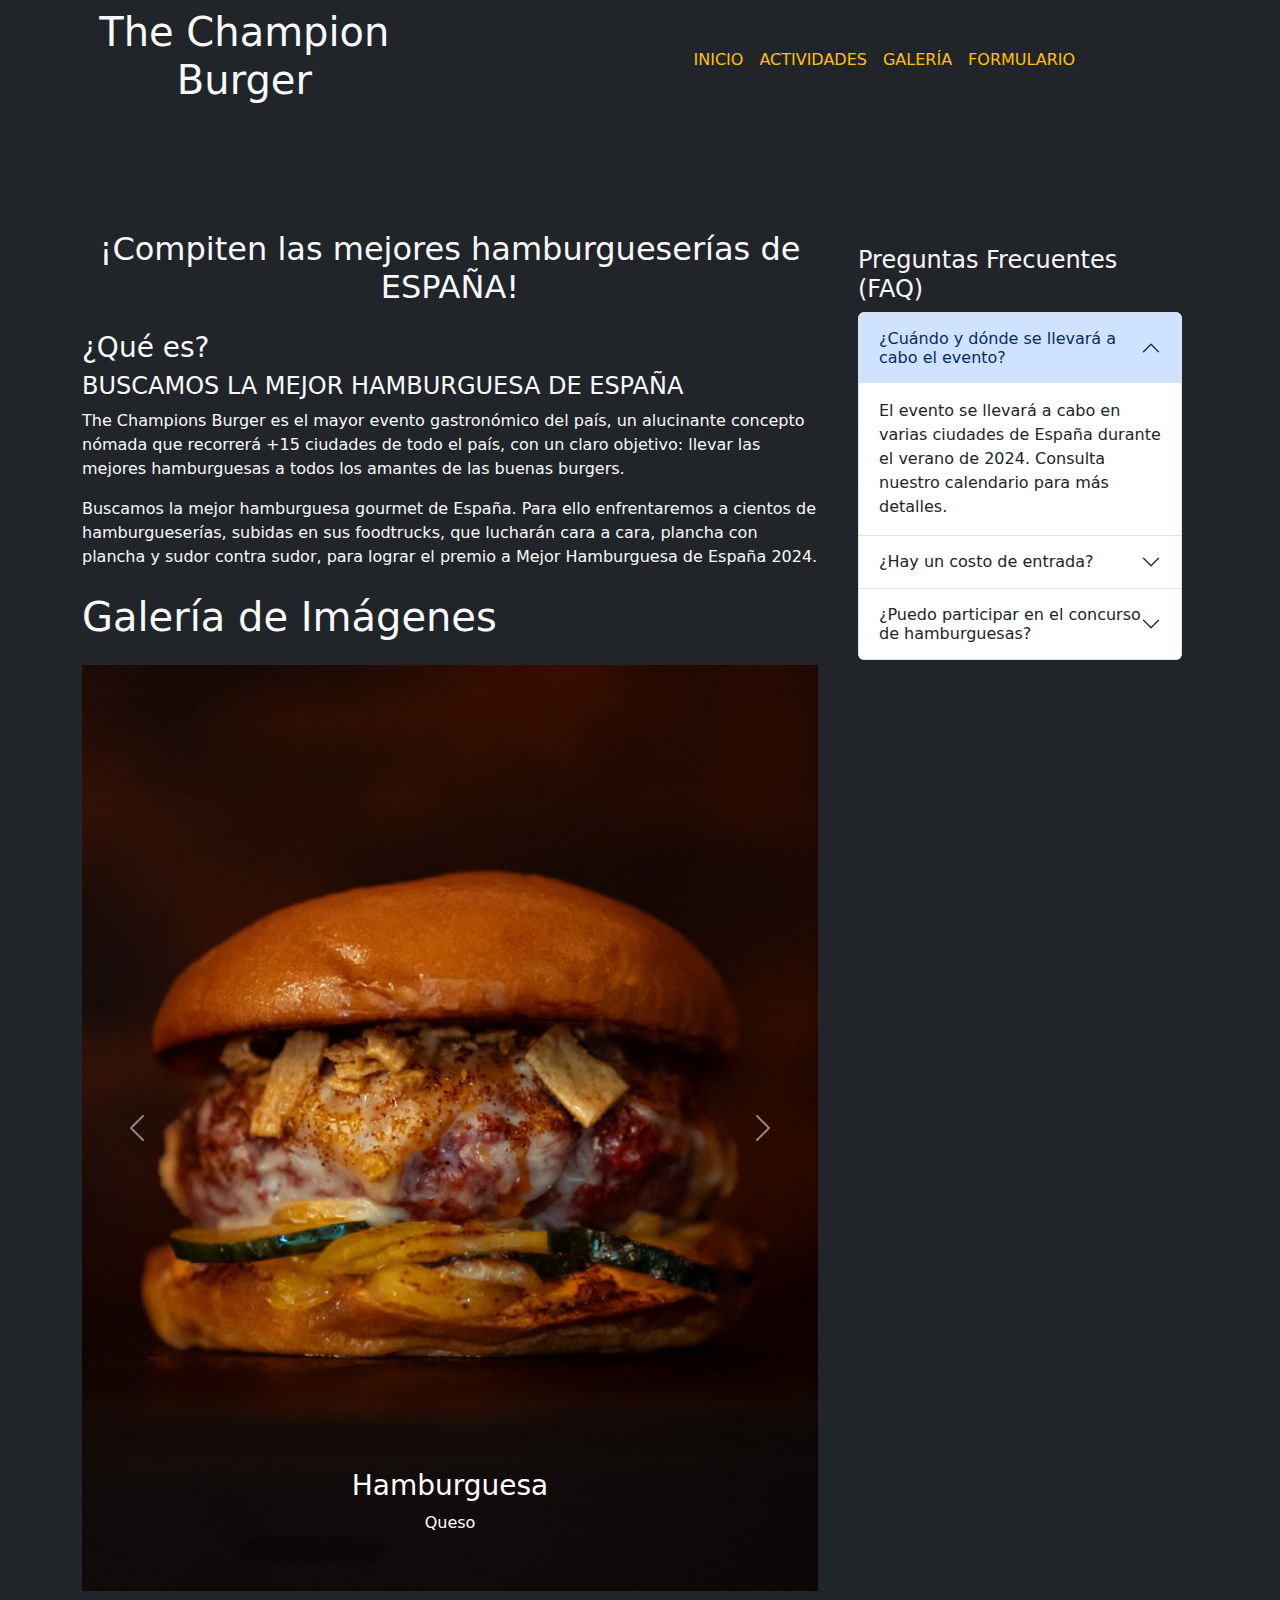
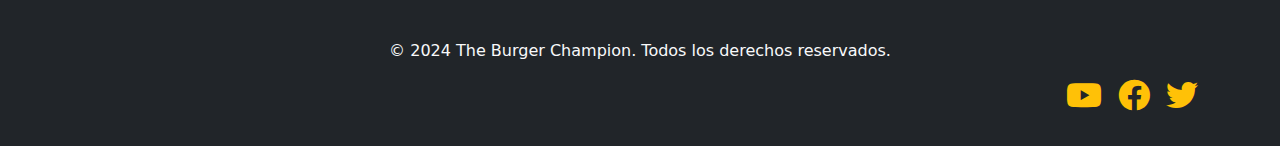
<file: pr1ºeva/index.html>
<!DOCTYPE html>
<html lang="es">
<head>
    <meta charset="UTF-8">
    <meta name="viewport" content="width=device-width, initial-scale=1">
    <title>Inicio - The Champions Burger</title>
    <link href="https://cdn.jsdelivr.net/npm/bootstrap@5.3.0/dist/css/bootstrap.min.css" rel="stylesheet">
    <link rel="stylesheet" href="https://cdnjs.cloudflare.com/ajax/libs/font-awesome/6.0.0-beta3/css/all.min.css">
    <link href="style/style.css" rel="stylesheet">
</head>
<body class="bg-dark text-light">
    <div class="container">
        <header class="text-center my-4">
            <nav class="navbar navbar-expand-md navbar-dark bg-dark sticky-nav">
                <h1>The Champion Burger</h1>
                <div class="container-fluid">
                    <button class="navbar-toggler" type="button" data-bs-toggle="collapse" data-bs-target="#navbarNav" aria-controls="navbarNav" aria-expanded="false" aria-label="Toggle navigation">
                        <span class="navbar-toggler-icon"></span>
                    </button>
                    <div class="collapse navbar-collapse" id="navbarNav">
                        <ul class="navbar-nav mx-auto">
                            <li class="nav-item">
                                <a class="nav-link text-warning" href="index.html">INICIO</a>
                            </li>
                            <li class="nav-item">
                                <a class="nav-link text-warning" href="actividades.html">ACTIVIDADES</a>
                            </li>
                            <li class="nav-item">
                                <a class="nav-link text-warning" href="galeria.html">GALERÍA</a>
                            </li>
                            <li class="nav-item">
                                <a class="nav-link text-warning" href="formulario.html">FORMULARIO</a>
                            </li>
                        </ul>
                    </div>
                </div>
            </nav>
        </header>
        <main class="row">
            <div class="col-md-8">
                <div class="text-center">
                    <h2>¡Compiten las mejores hamburgueserías de ESPAÑA!</h2>
                </div>
                <section class="my-4">
                    <h3>¿Qué es?</h3>
                    <h4>BUSCAMOS LA MEJOR HAMBURGUESA DE ESPAÑA</h4>
                    <p>The Champions Burger es el mayor evento gastronómico del país, un alucinante concepto nómada que recorrerá +15 ciudades de todo el país, con un claro objetivo: llevar las mejores hamburguesas a todos los amantes de las buenas burgers.</p>
                    <p>Buscamos la mejor hamburguesa gourmet de España. Para ello enfrentaremos a cientos de hamburgueserías, subidas en sus foodtrucks, que lucharán cara a cara, plancha con plancha y sudor contra sudor, para lograr el premio a Mejor Hamburguesa de España 2024.</p>
                </section>

                <h1>Galería de Imágenes</h1>
                <div id="carouselExampleControls" class="carousel slide my-4" data-bs-ride="carousel">
                    <div class="carousel-inner">
                        <div class="carousel-item active">
                            <img class="d-block w-100" src="Fotos/a.jpeg" alt="First slide">
                            <div class="carousel-caption d-none d-md-block">
                                <h3>Hamburguesa</h3>
                                <p>Queso</p>
                            </div>
                        </div>
                        <div class="carousel-item">
                            <img class="d-block w-100" src="Fotos/a.jpeg" alt="Second slide">
                            <div class="carousel-caption d-none d-md-block">
                                <h3>comida</h3>
                                <p>carne</p>
                            </div>
                        </div>
                        <div class="carousel-item">
                            <img class="d-block w-100" src="Fotos/a.jpeg" alt="Third slide">
                            <div class="carousel-caption d-none d-md-block">
                                <h3>lechuga</h3>
                                <p>tomate</p>
                            </div>
                        </div>
                        <div class="carousel-item">
                            <img class="d-block w-100" src="Fotos/a.jpeg" alt="Fourth slide">
                            <div class="carousel-caption d-none d-md-block">
                                <h3>Barca</h3>
                                <p>Una barca</p>
                            </div>
                        </div>
                    </div>
                    <a class="carousel-control-prev" href="#carouselExampleControls" role="button" data-bs-slide="prev">
                        <span class="carousel-control-prev-icon" aria-hidden="true"></span>
                        <span class="visually-hidden">Previous</span>
                    </a>
                    <a class="carousel-control-next" href="#carouselExampleControls" role="button" data-bs-slide="next">
                        <span class="carousel-control-next-icon" aria-hidden="true"></span>
                        <span class="visually-hidden">Next</span>
                    </a>
                </div>
            </div>

            <div class="col-md-4">
                <div class="bg-dark p-3 rounded">
                    <h4>Preguntas Frecuentes (FAQ)</h4>
                    <div class="accordion" id="faqAccordion">
                        <div class="accordion-item">
                            <h2 class="accordion-header" id="headingOne">
                                <button class="accordion-button" type="button" data-bs-toggle="collapse" data-bs-target="#collapseOne" aria-expanded="true" aria-controls="collapseOne">
                                    ¿Cuándo y dónde se llevará a cabo el evento?
                                </button>
                            </h2>
                            <div id="collapseOne" class="accordion-collapse collapse show" aria-labelledby="headingOne" data-bs-parent="#faqAccordion">
                                <div class="accordion-body">
                                    El evento se llevará a cabo en varias ciudades de España durante el verano de 2024. Consulta nuestro calendario para más detalles.
                                </div>
                            </div>
                        </div>
                        <div class="accordion-item">
                            <h2 class="accordion-header" id="headingTwo">
                                <button class="accordion-button collapsed" type="button" data-bs-toggle="collapse" data-bs-target="#collapseTwo" aria-expanded="false" aria-controls="collapseTwo">
                                    ¿Hay un costo de entrada?
                                </button>
                            </h2>
                            <div id="collapseTwo" class="accordion-collapse collapse" aria-labelledby="headingTwo" data-bs-parent="#faqAccordion">
                                <div class="accordion-body">
                                    La entrada es gratuita, pero algunas actividades pueden tener un costo adicional.
                                </div>
                            </div>
                        </div>
                        <div class="accordion-item">
                            <h2 class="accordion-header" id="headingThree">
                                <button class="accordion-button collapsed" type="button" data-bs-toggle="collapse" data-bs-target="#collapseThree" aria-expanded="false" aria-controls="collapseThree">
                                    ¿Puedo participar en el concurso de hamburguesas?
                                </button>
                            </h2>
                            <div id="collapseThree" class="accordion-collapse collapse" aria-labelledby="headingThree" data-bs-parent="#faqAccordion">
                                <div class="accordion-body">
                                    Sí, los chefs pueden inscribirse para participar en el concurso. Visita nuestra sección de actividades para más información.
                                </div>
                            </div>
                        </div>
                    </div>
                </div>
            </div>
        </main>
        <footer class="text-center my-4">
            <div class="d-flex flex-column align-items-center">
                <p>&copy; 2024 The Burger Champion. Todos los derechos reservados.</p>
                <div class="d-flex footer-icons justify-content-center justify-content-md-end mb-2" style="width: 100%;">
                    <a href="https://www.youtube.com" class="text-warning me-3">
                        <i class="fab fa-youtube fa-2x"></i>
                    </a>
                    <a href="https://www.facebook.com" class="text-warning me-3">
                        <i class="fab fa-facebook fa-2x"></i>
                    </a>
                    <a href="https://www.twitter.com" class="text-warning">
                        <i class="fab fa-twitter fa-2x"></i>
                    </a>
                </div>
            </div>
        </footer>
    </div>
    <script src="https://cdn.jsdelivr.net/npm/bootstrap@5.3.0/dist/js/bootstrap.bundle.min.js"></script>
</body>
</html>
</file>
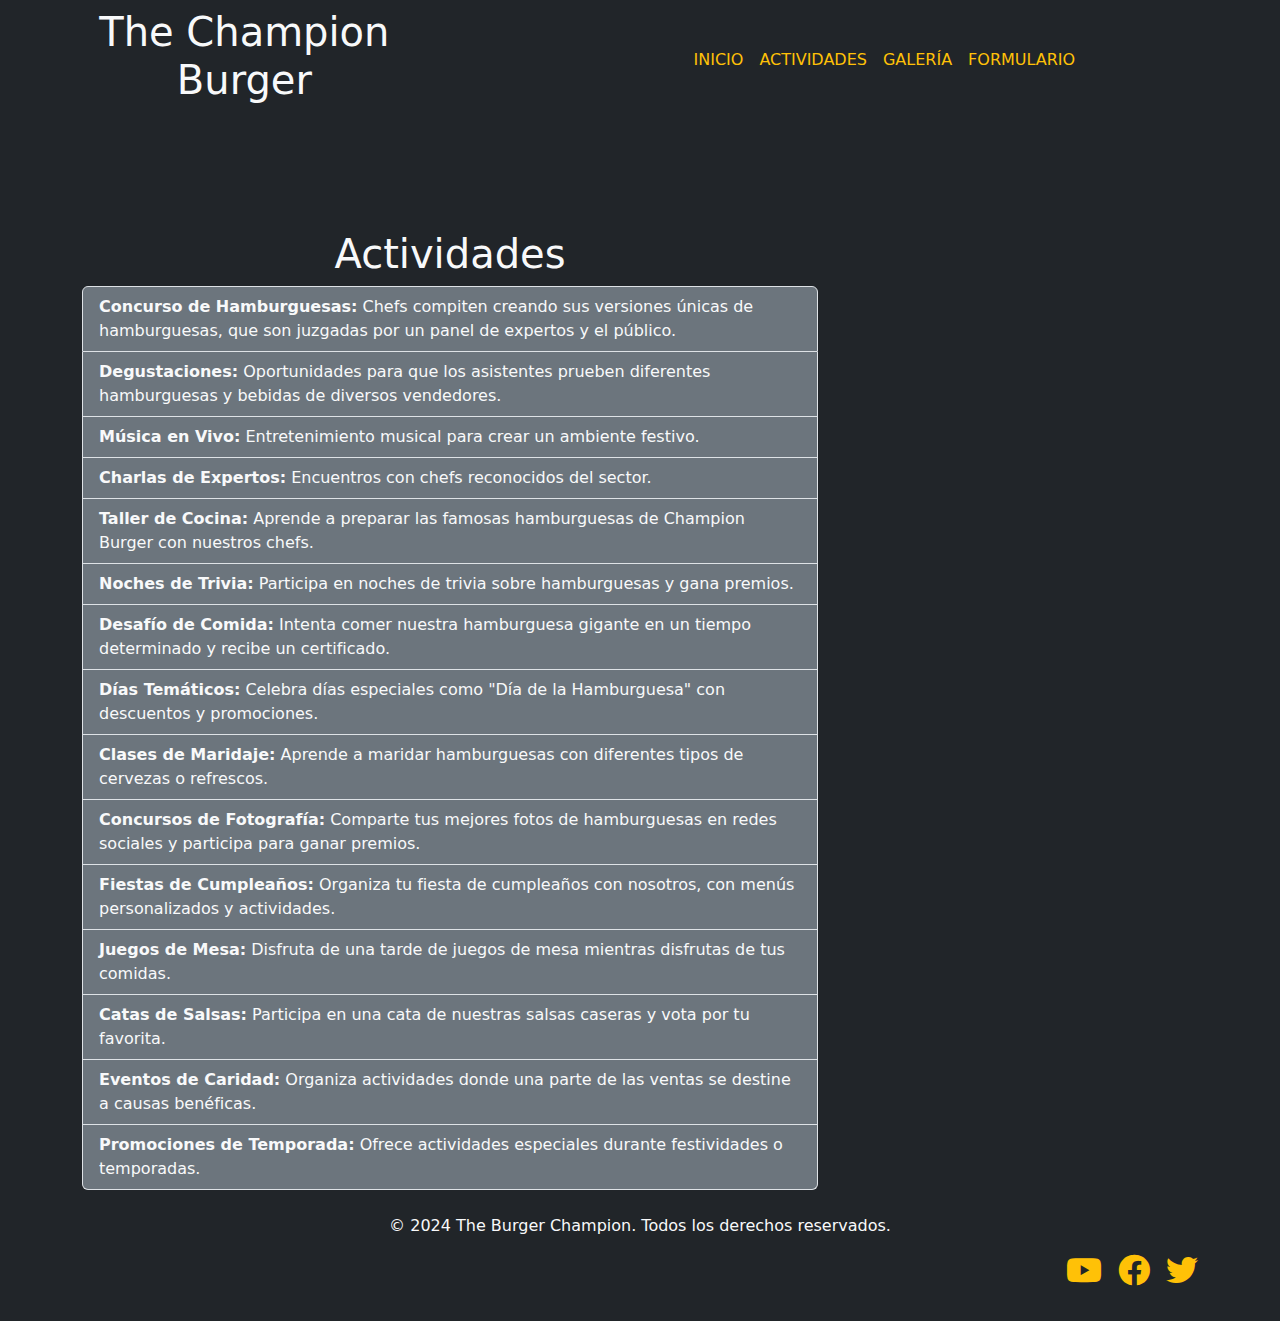
<file: pr1ºeva/actividades.html>
<!DOCTYPE html>
<html lang="es">
<head>
    <meta charset="UTF-8">
    <meta name="viewport" content="width=device-width, initial-scale=1">
    <title>Actividades - The Champions Burger</title>
    <link href="https://cdn.jsdelivr.net/npm/bootstrap@5.3.0/dist/css/bootstrap.min.css" rel="stylesheet">
    <link rel="stylesheet" href="https://cdnjs.cloudflare.com/ajax/libs/font-awesome/6.0.0-beta3/css/all.min.css">
    <link href="style/style.css" rel="stylesheet">
</head>
<body class="bg-dark text-light">
    <div class="container">
        <header class="text-center my-4">
            <nav class="navbar navbar-expand-md navbar-dark bg-dark sticky-nav">
                <h1>The Champion Burger</h1>
                <div class="container-fluid">
                    <button class="navbar-toggler" type="button" data-bs-toggle="collapse" data-bs-target="#navbarNav" aria-controls="navbarNav" aria-expanded="false" aria-label="Toggle navigation">
                        <span class="navbar-toggler-icon"></span>
                    </button>
                    <div class="collapse navbar-collapse" id="navbarNav">
                        <ul class="navbar-nav mx-auto">
                            <li class="nav-item">
                                <a class="nav-link text-warning" href="index.html">INICIO</a>
                            </li>
                            <li class="nav-item">
                                <a class="nav-link text-warning" href="actividades.html">ACTIVIDADES</a>
                            </li>
                            <li class="nav-item">
                                <a class="nav-link text-warning" href="galeria.html">GALERÍA</a>
                            </li>
                            <li class="nav-item">
                                <a class="nav-link text-warning" href="formulario.html">FORMULARIO</a>
                            </li>
                        </ul>
                    </div>
                </div>
            </nav>
        </header>
        <main class="row">
            <div class="col-md-8">
                <h1 class="text-center">Actividades</h1>
                <ul class="list-group">
                    <li class="list-group-item bg-secondary text-light"><strong>Concurso de Hamburguesas:</strong> Chefs compiten creando sus versiones únicas de hamburguesas, que son juzgadas por un panel de expertos y el público.</li>
                    <li class="list-group-item bg-secondary text-light"><strong>Degustaciones:</strong> Oportunidades para que los asistentes prueben diferentes hamburguesas y bebidas de diversos vendedores.</li>
                    <li class="list-group-item bg-secondary text-light"><strong>Música en Vivo:</strong> Entretenimiento musical para crear un ambiente festivo.</li>
                    <li class="list-group-item bg-secondary text-light"><strong>Charlas de Expertos:</strong> Encuentros con chefs reconocidos del sector.</li>
                    <li class="list-group-item bg-secondary text-light"><strong>Taller de Cocina:</strong> Aprende a preparar las famosas hamburguesas de Champion Burger con nuestros chefs.</li>
                    <li class="list-group-item bg-secondary text-light"><strong>Noches de Trivia:</strong> Participa en noches de trivia sobre hamburguesas y gana premios.</li>
                    <li class="list-group-item bg-secondary text-light"><strong>Desafío de Comida:</strong> Intenta comer nuestra hamburguesa gigante en un tiempo determinado y recibe un certificado.</li>
                    <li class="list-group-item bg-secondary text-light"><strong>Días Temáticos:</strong> Celebra días especiales como "Día de la Hamburguesa" con descuentos y promociones.</li>
                    <li class="list-group-item bg-secondary text-light"><strong>Clases de Maridaje:</strong> Aprende a maridar hamburguesas con diferentes tipos de cervezas o refrescos.</li>
                    <li class="list-group-item bg-secondary text-light"><strong>Concursos de Fotografía:</strong> Comparte tus mejores fotos de hamburguesas en redes sociales y participa para ganar premios.</li>
                    <li class="list-group-item bg-secondary text-light"><strong>Fiestas de Cumpleaños:</strong> Organiza tu fiesta de cumpleaños con nosotros, con menús personalizados y actividades.</li>
                    <li class="list-group-item bg-secondary text-light"><strong>Juegos de Mesa:</strong> Disfruta de una tarde de juegos de mesa mientras disfrutas de tus comidas.</li>
                    <li class="list-group-item bg-secondary text-light"><strong>Catas de Salsas:</strong> Participa en una cata de nuestras salsas caseras y vota por tu favorita.</li>
                    <li class="list-group-item bg-secondary text-light"><strong>Eventos de Caridad:</strong> Organiza actividades donde una parte de las ventas se destine a causas benéficas.</li>
                    <li class="list-group-item bg-secondary text-light"><strong>Promociones de Temporada:</strong> Ofrece actividades especiales durante festividades o temporadas.</li>
                </ul>
            </div>
            <div class="col-md-4">
                <iframe src="https://www.google.com/maps/embed?pb=!1m18!1m12!1m3!1d5075.540583834169!2d-5.639689738955129!3d43.53885860280463!2m3!1f0!2f0!3f0!3m2!1i1024!2i768!4f13.1!3m3!1m2!1s0xd367b83a8497939%3A0xc7d19cb62c3ce240!2sRecinto%20Ferial%20Luis%20Adaro!5e1!3m2!1ses!2ses!4v1740485527312!5m2!1ses!2ses" width="100%" height="450" style="border:0;" allowfullscreen="" loading="lazy" referrerpolicy="no-referrer-when-downgrade"></iframe>
            </div>
        </main>
        <footer class="text-center my-4">
            <div class="d-flex flex-column align-items-center">
                <p>&copy; 2024 The Burger Champion. Todos los derechos reservados.</p>
                <div class="d-flex footer-icons justify-content-center justify-content-md-end mb-2" style="width: 100%;">
                    <a href="https://www.youtube.com" class="text-warning me-3">
                        <i class="fab fa-youtube fa-2x"></i>
                    </a>
                    <a href="https://www.facebook.com" class="text-warning me-3">
                        <i class="fab fa-facebook fa-2x"></i>
                    </a>
                    <a href="https://www.twitter.com" class="text-warning">
                        <i class="fab fa-twitter fa-2x"></i>
                    </a>
                </div>
            </div>
        </footer>
    </div>
    <script src="https://cdn.jsdelivr.net/npm/bootstrap@5.3.0/dist/js/bootstrap.bundle.min.js"></script>
</body>
</html>
</file>
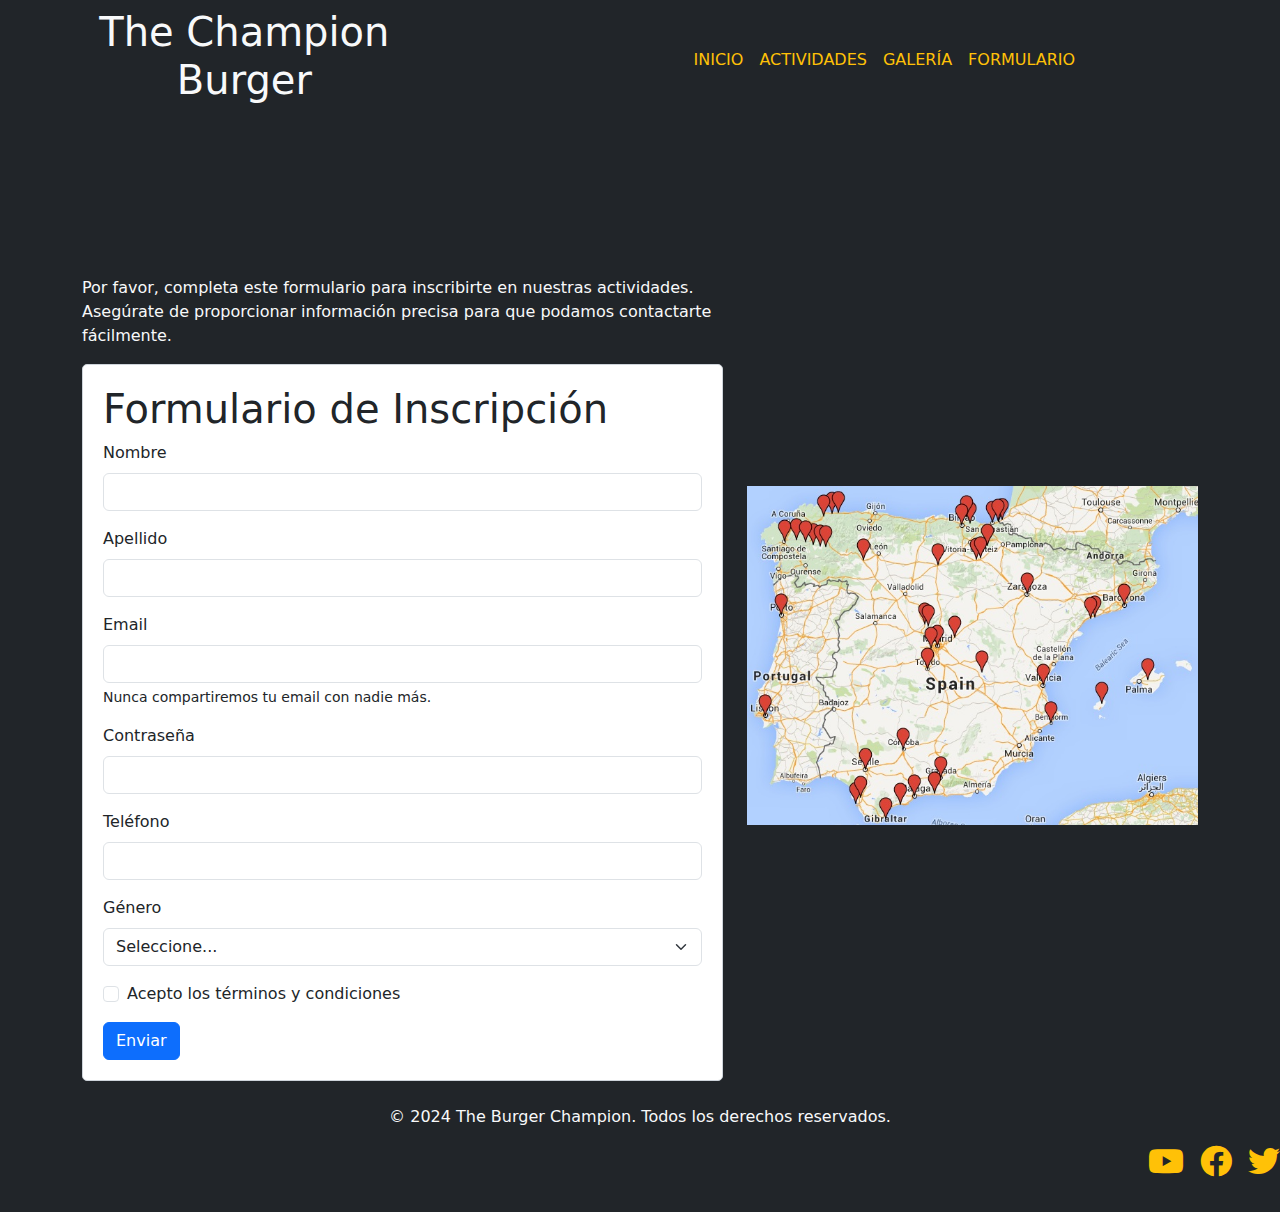
<file: pr1ºeva/formulario.html>
<!DOCTYPE html>
<html lang="es">
<head>
  <meta charset="UTF-8">
  <meta name="viewport" content="width=device-width, initial-scale=1.0">
  <title>Formulario de Inscripción</title>
  <link href="https://cdn.jsdelivr.net/npm/bootstrap@5.3.0/dist/css/bootstrap.min.css" rel="stylesheet">
  <link rel="stylesheet" href="https://cdnjs.cloudflare.com/ajax/libs/font-awesome/6.0.0-beta3/css/all.min.css">
  <link href="style/style.css" rel="stylesheet">
  <style>
     
  </style>
</head>
<body class="bg-dark text-light">
    <div class="container">
        <header class="text-center my-4">
            <nav class="navbar navbar-expand-md navbar-dark bg-dark sticky-nav">
                <h1>The Champion Burger</h1>
                <div class="container-fluid">
                    <button class="navbar-toggler" type="button" data-bs-toggle="collapse" data-bs-target="#navbarNav" aria-controls="navbarNav" aria-expanded="false" aria-label="Toggle navigation">
                        <span class="navbar-toggler-icon"></span>
                    </button>
                    <div class="collapse navbar-collapse" id="navbarNav">
                        <ul class="navbar-nav mx-auto">
                            <li class="nav-item">
                                <a class="nav-link text-warning" href="index.html">INICIO</a>
                            </li>
                            <li class="nav-item">
                                <a class="nav-link text-warning" href="actividades.html">ACTIVIDADES</a>
                            </li>
                            <li class="nav-item">
                                <a class="nav-link text-warning" href="galeria.html">GALERÍA</a>
                            </li>
                            <li class="nav-item">
                                <a class="nav-link text-warning" href="formulario.html">FORMULARIO</a>
                            </li>
                        </ul>
                    </div>
                </div>
            </nav>
        </header>
        <div class="row">
            <div class="col-md-7">
                <h2 class="text-dark">Descripción del Formulario</h2>
                <p class="text-light">Por favor, completa este formulario para inscribirte en nuestras actividades. Asegúrate de proporcionar información precisa para que podamos contactarte fácilmente.</p>
                <form>
                    <h1 class="text-dark">Formulario de Inscripción</h1>
                    <div class="mb-3">
                        <label for="nombre" class="form-label text-dark">Nombre</label>
                        <input type="text" class="form-control" id="nombre" required>
                    </div>
                    <div class="mb-3">
                        <label for="apellido" class="form-label text-dark">Apellido</label>
                        <input type="text" class="form-control" id="apellido" required>
                    </div>
                    <div class="mb-3">
                        <label for="exampleInputEmail1" class="form-label text-dark">Email</label>
                        <input type="email" class="form-control" id="exampleInputEmail1" aria-describedby="emailHelp" required>
                        <div id="emailHelp" class="form-text text-dark">Nunca compartiremos tu email con nadie más.</div>
                    </div>
                    <div class="mb-3">
                        <label for="exampleInputPassword1" class="form-label text-dark">Contraseña</label>
                        <input type="password" class="form-control" id="exampleInputPassword1" required>
                    </div>
                    <div class="mb-3">
                        <label for="exampleInputPhone1" class="form-label text-dark">Teléfono</label>
                        <input type="tel" class="form-control" id="exampleInputPhone1" required>
                    </div>
                    <div class="mb-3">
                        <label for="genero" class="form-label text-dark">Género</label>
                        <select class="form-select" id="genero" required>
                            <option value="">Seleccione...</option>
                            <option value="masculino">Masculino</option>
                            <option value="femenino">Femenino</option>
                            <option value="otro">Otro</option>
                        </select>
                    </div>
                    <div class="mb-3 form-check">
                        <input type="checkbox" class="form-check-input" id="exampleCheck1" required>
                        <label class="form-check-label text-dark" for="exampleCheck1">Acepto los términos y condiciones</label>
                    </div>
                    <button type="submit" class="btn btn-primary">Enviar</button>
                </form>
            </div>
            <div class="col-md-5 d-flex align-items-center">
                <img src="Fotos/el-mapa-de-mis-viajes-4-y-tenerife.jpg" alt="Imagen de ejemplo" class="img-fluid">
            </div>
        </div>
    </div>
    <footer class="text-center my-4">
        <div class="d-flex flex-column align-items-center">
            <p>&copy; 2024 The Burger Champion. Todos los derechos reservados.</p>
            <div class="d-flex footer-icons justify-content-center justify-content-md-end mb-2" style="width: 100%;">
                <a href="https://www.youtube.com" class="text-warning me-3">
                    <i class="fab fa-youtube fa-2x"></i>
                </a>
                <a href="https://www.facebook.com" class="text-warning me-3">
                    <i class="fab fa-facebook fa-2x"></i>
                </a>
                <a href="https://www.twitter.com" class="text-warning">
                    <i class="fab fa-twitter fa-2x"></i>
                </a>
            </div>
        </div>
    </footer>
</body>
</html>
</file>
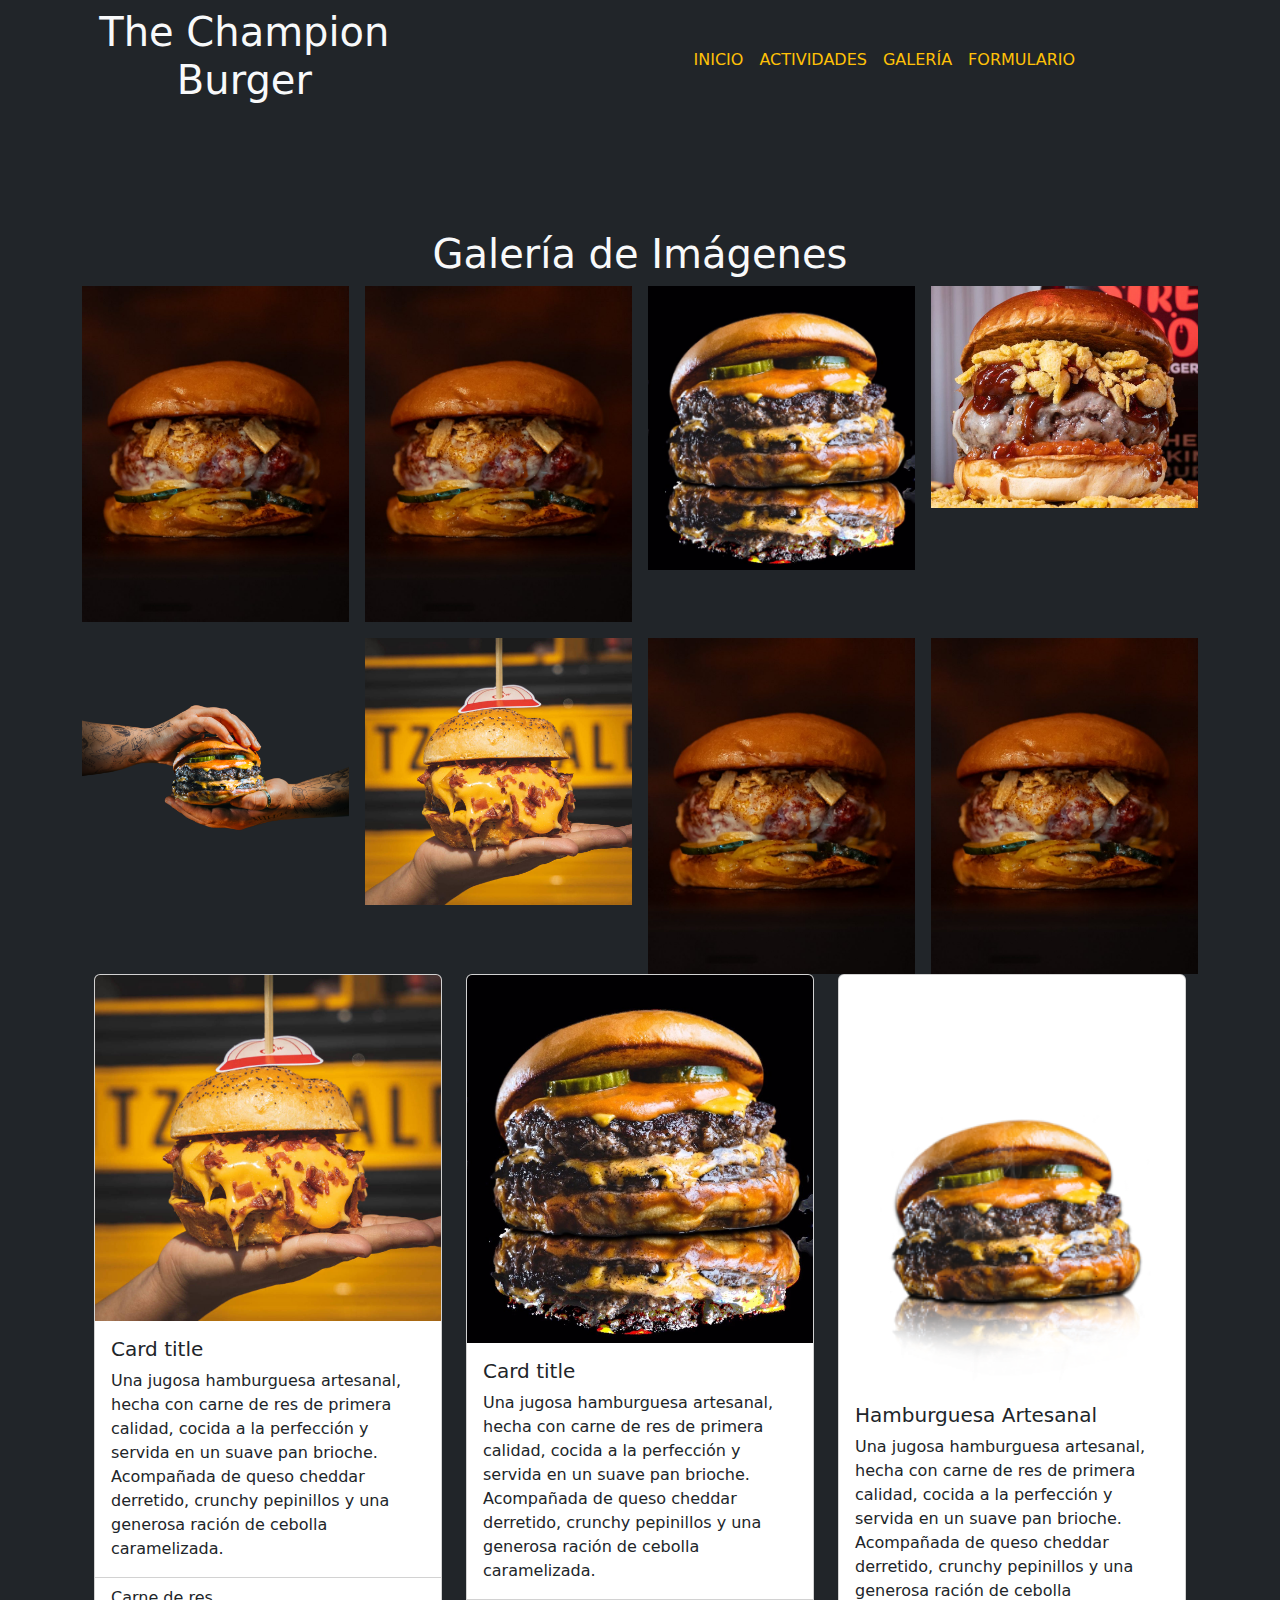
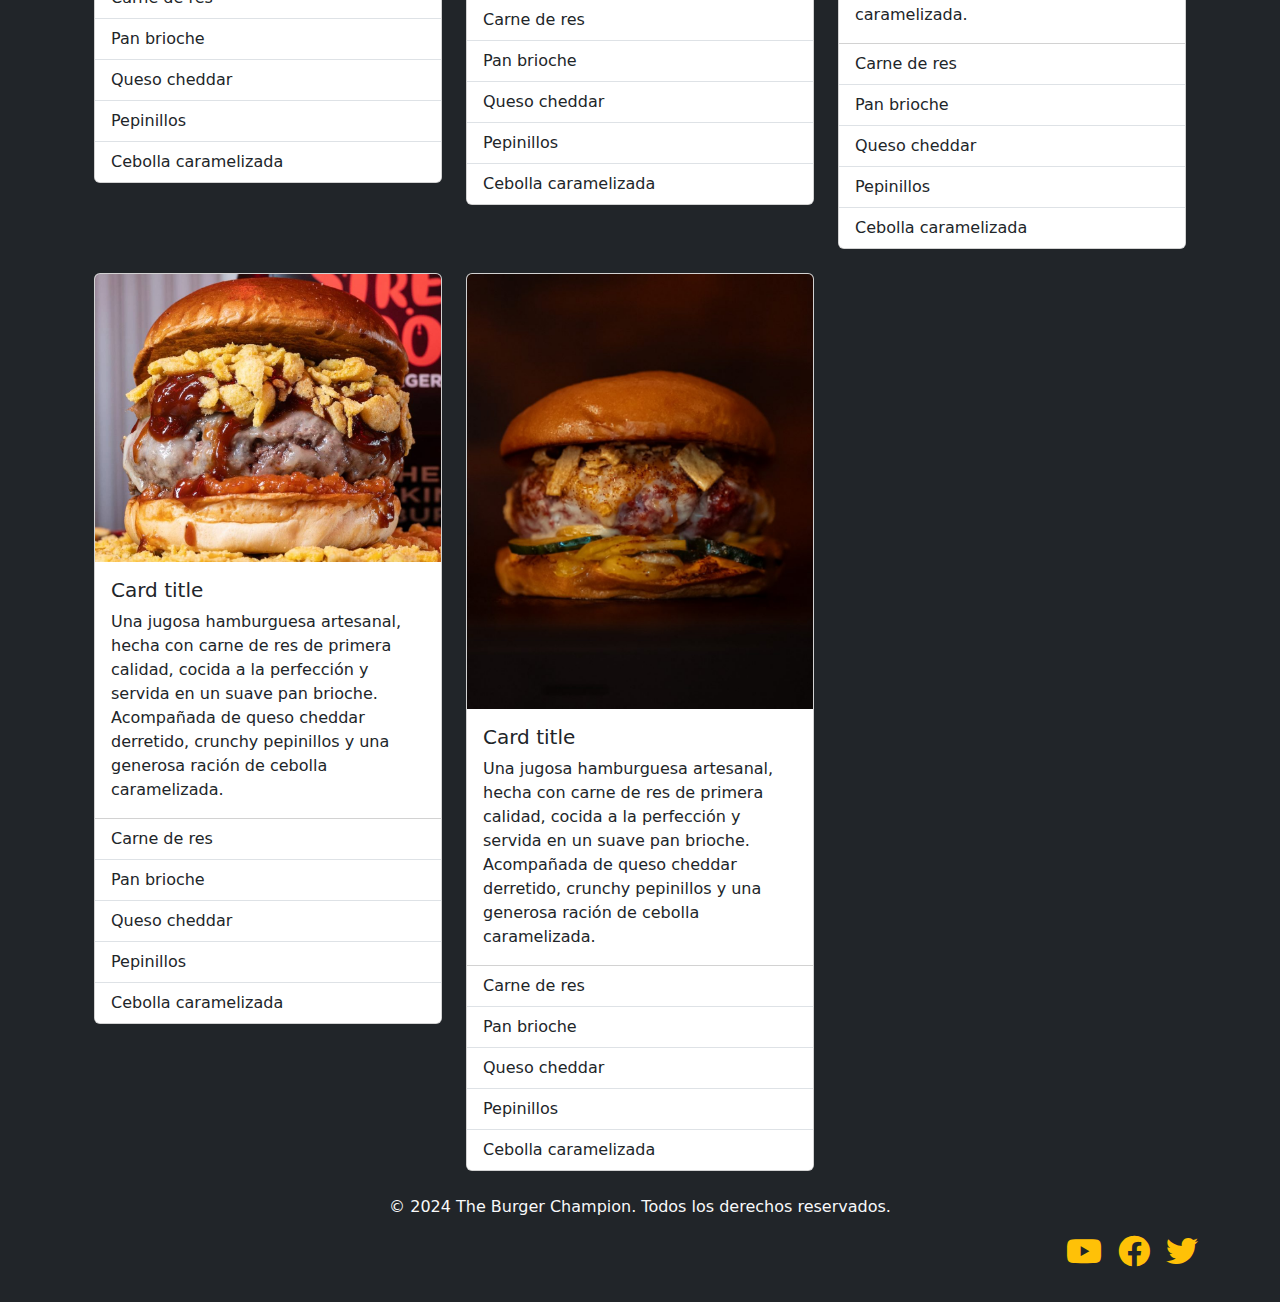
<file: pr1ºeva/galeria.html>
<!DOCTYPE html>
<html lang="es">
<head>
    <meta charset="UTF-8">
    <meta name="viewport" content="width=device-width, initial-scale=1">
    <title>Galería - The Champions Burger</title>
    <link href="https://cdn.jsdelivr.net/npm/bootstrap@5.3.0/dist/css/bootstrap.min.css" rel="stylesheet">
    <link rel="stylesheet" href="https://cdnjs.cloudflare.com/ajax/libs/font-awesome/6.0.0-beta3/css/all.min.css">
    <link href="style/style.css" rel="stylesheet">
</head>
<body class="bg-dark text-light">
    <div class="container">
        <header class="text-center my-4">
            
            <nav class="navbar navbar-expand-md navbar-dark bg-dark sticky-nav">
                <h1>The Champion Burger</h1>
                <div class="container-fluid">
                    <button class="navbar-toggler" type="button" data-bs-toggle="collapse" data-bs-target="#navbarNav" aria-controls="navbarNav" aria-expanded="false" aria-label="Toggle navigation">
                        <span class="navbar-toggler-icon"></span>
                    </button>
                    <div class="collapse navbar-collapse" id="navbarNav">
                        <ul class="navbar-nav mx-auto">
                            <li class="nav-item">
                                <a class="nav-link text-warning" href="index.html">INICIO</a>
                            </li>
                            <li class="nav-item">
                                <a class="nav-link text-warning" href="actividades.html">ACTIVIDADES</a>
                            </li>
                            <li class="nav-item">
                                <a class="nav-link text-warning" href="galeria.html">GALERÍA</a>
                            </li>
                            <li class="nav-item">
                                <a class="nav-link text-warning" href="formulario.html">FORMULARIO</a>
                            </li>
                        </ul>
                    </div>
                </div>
            </nav>
        </header>
        <main>
            <h1 class="text-center">Galería de Imágenes</h1>
            <div class="row g-3">
                <div class="col-12 col-md-6 col-lg-3"><img class="img-fluid" src="Fotos/a.jpeg" alt=""></div>
                <div class="col-12 col-md-6 col-lg-3"><img class="img-fluid" src="Fotos/a.jpeg" alt=""></div>
                <div class="col-12 col-md-6 col-lg-3"><img class="img-fluid" src="Fotos/fotonoticia_20230306110723_1200.jpg" alt=""></div>
                <div class="col-12 col-md-6 col-lg-3"><img class="img-fluid" src="Fotos/LaGamberra_StreetFoodBurger-1-1024x853.jpg" alt=""></div>
                <div class="col-12 col-md-6 col-lg-3"><img class="img-fluid" src="Fotos/BURGER-MANOS_ok-1024x958.png" alt=""></div>
                <div class="col-12 col-md-6 col-lg-3"><img class="img-fluid" src="Fotos/TheChampionsBurger1-1024x1024.jpg" alt=""></div>
                <div class="col-12 col-md-6 col-lg-3"><img class="img-fluid" src="Fotos/a.jpeg" alt=""></div>
                <div class="col-12 col-md-6 col-lg-3"><img class="img-fluid" src="Fotos/a.jpeg" alt=""></div>
            </div>
            <div class="container">
                <div class="row g-4">
                    <div class="col-lg-4 col-md-6">
                        <div class="card">
                            <img class="card-img-top" src="Fotos/TheChampionsBurger1-1024x1024.jpg" alt="Card image cap">
                            <div class="card-body">
                                <h5 class="card-title">Card title</h5>
                                <p class="card-text">Una jugosa hamburguesa artesanal, hecha con carne de res de primera calidad, cocida a la perfección y servida en un suave pan brioche. Acompañada de queso cheddar derretido, crunchy pepinillos y una generosa ración de cebolla caramelizada.</p>
                            </div>
                            <ul class="list-group list-group-flush">
                                <li class="list-group-item">Carne de res</li>
                                <li class="list-group-item">Pan brioche</li>
                                <li class="list-group-item">Queso cheddar</li>
                                <li class="list-group-item">Pepinillos</li>
                                <li class="list-group-item">Cebolla caramelizada</li>
                            </ul>
                        </div>
                    </div>
                    <div class="col-lg-4 col-md-6">
                        <div class="card">
                            <img class="card-img-top" src="Fotos/fotonoticia_20230306110723_1200.jpg" alt="Card image cap">
                            <div class="card-body">
                                <h5 class="card-title">Card title</h5>
                                <p class="card-text">Una jugosa hamburguesa artesanal, hecha con carne de res de primera calidad, cocida a la perfección y servida en un suave pan brioche. Acompañada de queso cheddar derretido, crunchy pepinillos y una generosa ración de cebolla caramelizada.</p>
                            </div>
                            <ul class="list-group list-group-flush">
                                <li class="list-group-item">Carne de res</li>
                                <li class="list-group-item">Pan brioche</li>
                                <li class="list-group-item">Queso cheddar</li>
                                <li class="list-group-item">Pepinillos</li>
                                <li class="list-group-item">Cebolla caramelizada</li>
                            </ul>
                        </div>
                    </div>
                    <div class="col-lg-4 col-md-6">
                        <div class="card">
                            <img class="card-img-top" src="Fotos/burguer-recorte.png" alt="Card image cap">
                            <div class="card-body">
                                <h5 class="card-title">Hamburguesa Artesanal</h5>
                                <p class="card-text">Una jugosa hamburguesa artesanal, hecha con carne de res de primera calidad, cocida a la perfección y servida en un suave pan brioche. Acompañada de queso cheddar derretido, crunchy pepinillos y una generosa ración de cebolla caramelizada.</p>
                            </div>
                            <ul class="list-group list-group-flush">
                                <li class="list-group-item">Carne de res</li>
                                <li class="list-group-item">Pan brioche</li>
                                <li class="list-group-item">Queso cheddar</li>
                                <li class="list-group-item">Pepinillos</li>
                                <li class="list-group-item">Cebolla caramelizada</li>
                            </ul>
                        </div>
                    </div>
                    <div class="col-lg-4 col-md-6">
                        <div class="card">
                            <img class="card-img-top" src="Fotos/LaGamberra_StreetFoodBurger-1-1024x853.jpg" alt="Card image cap">
                            <div class="card-body">
                                <h5 class="card-title">Card title</h5>
                                <p class="card-text">Una jugosa hamburguesa artesanal, hecha con carne de res de primera calidad, cocida a la perfección y servida en un suave pan brioche. Acompañada de queso cheddar derretido, crunchy pepinillos y una generosa ración de cebolla caramelizada.</p>
                            </div>
                            <ul class="list-group list-group-flush">
                                <li class="list-group-item">Carne de res</li>
                                <li class="list-group-item">Pan brioche</li>
                                <li class="list-group-item">Queso cheddar</li>
                                <li class="list-group-item">Pepinillos</li>
                                <li class="list-group-item">Cebolla caramelizada</li>

                            </ul>
                        </div>
                    </div>
                    <div class="col-lg-4 col-md-6">
                        <div class="card">
                            <img class="card-img-top" src="Fotos/a.jpeg" alt="Card image cap">
                            <div class="card-body">
                                <h5 class="card-title">Card title</h5>
                                <p class="card-text">Una jugosa hamburguesa artesanal, hecha con carne de res de primera calidad, cocida a la perfección y servida en un suave pan brioche. Acompañada de queso cheddar derretido, crunchy pepinillos y una generosa ración de cebolla caramelizada.</p>
                            </div>
                            <ul class="list-group list-group-flush">
                                <li class="list-group-item">Carne de res</li>
                                <li class="list-group-item">Pan brioche</li>
                                <li class="list-group-item">Queso cheddar</li>
                                <li class="list-group-item">Pepinillos</li>
                                <li class="list-group-item">Cebolla caramelizada</li>
                            </ul>
                        </div>
                    </div>
                </div>
            </div>
        </main>
        <footer class="text-center my-4">
            <div class="d-flex flex-column align-items-center">
                <p>&copy; 2024 The Burger Champion. Todos los derechos reservados.</p>
                <div class="d-flex footer-icons justify-content-center justify-content-md-end mb-2" style="width: 100%;">
                    <a href="https://www.youtube.com" class="text-warning me-3">
                        <i class="fab fa-youtube fa-2x"></i>
                    </a>
                    <a href="https://www.facebook.com" class="text-warning me-3">
                        <i class="fab fa-facebook fa-2x"></i>
                    </a>
                    <a href="https://www.twitter.com" class="text-warning">
                        <i class="fab fa-twitter fa-2x"></i>
                    </a>
                </div>
            </div>
        </footer>
    </div>
    <script src="https://code.jquery.com/jquery-3.5.1.slim.min.js"></script>
    <script src="https://cdn.jsdelivr.net/npm/popper.js@1.16.1/dist/umd/popper.min.js"></script>
    <script src="https://cdn.jsdelivr.net/npm/bootstrap@5.3.0/dist/js/bootstrap.bundle.min.js"></script>
</body>
</html>
</file>
<file: pr1ºeva/style/style.css>
form {
        padding: 20px;
        border: 1px solid #ced4da;
        border-radius: 5px;
        background-color: white;
    }
    .image-container {
        display: flex;
        justify-content: center;
        align-items: center;
        margin-left: 20px;
    }
    @media (min-width: 768px) {
        .footer-icons {
            justify-content: flex-end;
            width: 100%; 
        }
        .sticky-nav {
position: fixed;
top: 0;
width: 100%;
z-index: 1000;
}
body {
padding-top: 206px; 
}
    }
</file>
